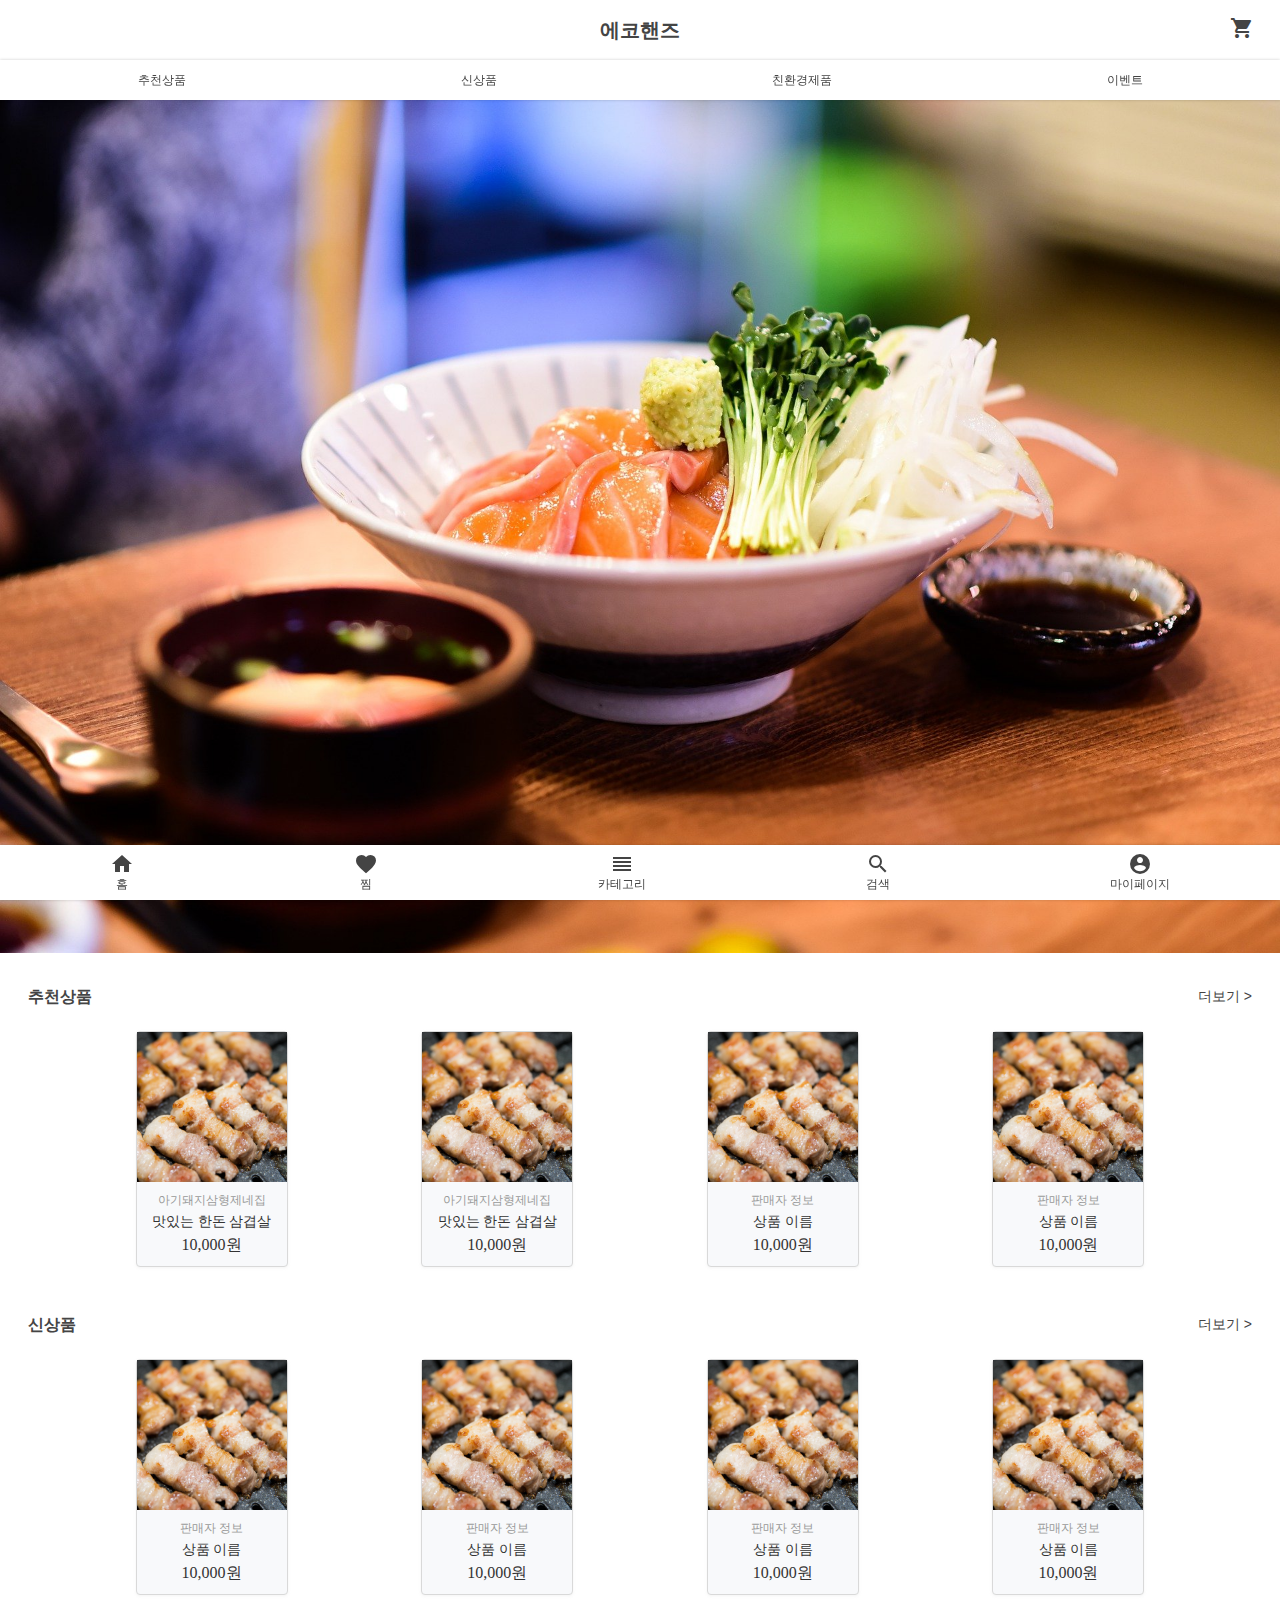
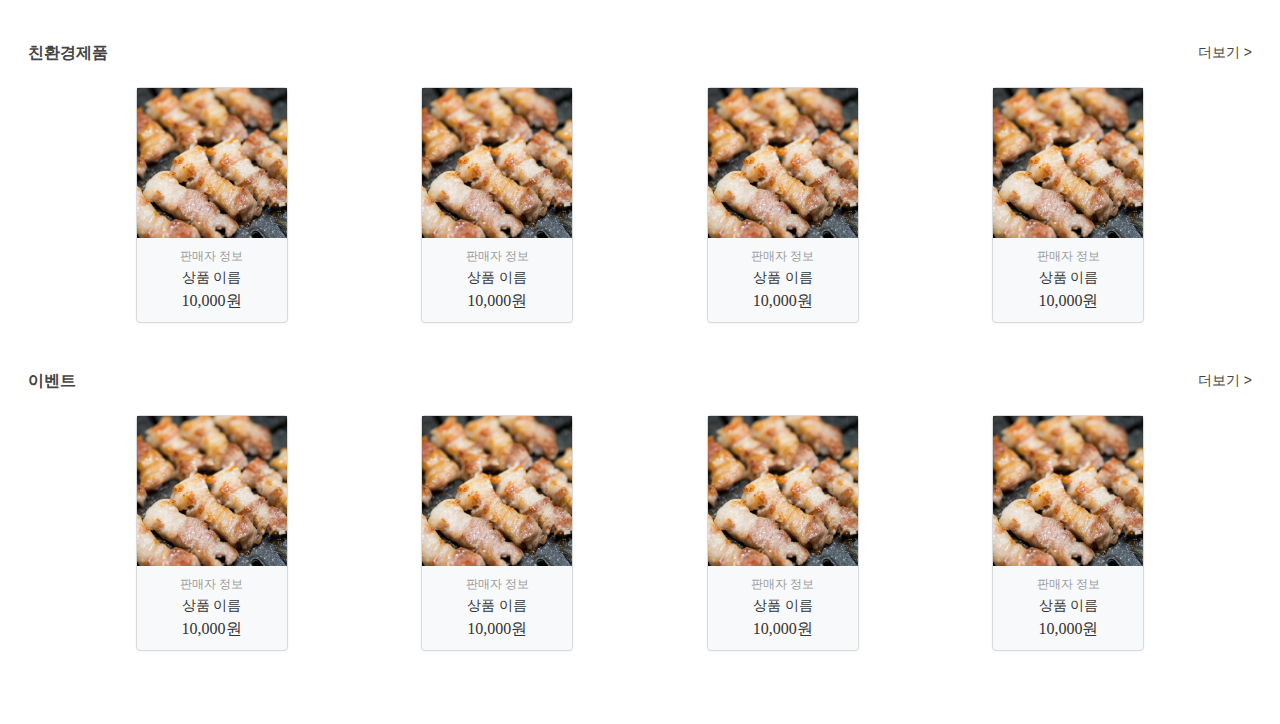
<file: index.html>
<!DOCTYPE html>
<html lang="ko">
<head>
	<meta charset="utf-8">
	<meta name="viewport" content="width=device-width, initial-scale=1.0">
	<title>에코핸즈</title>
	<link href="style.css" rel="stylesheet" type="text/css" />
	<link rel="shortcut icon" href- "/assets/favicon.ico"/>
	<link rel="stylesheet" href="./src/nav.css" />
	<link rel="stylesheet" href="./src/topnav.css" />
	<link rel="stylesheet" href="./src/top.css" />
	<link rel="stylesheet" href="./src/banner.css" />
  <link rel="stylesheet" href="./src/ui_title.css" />
  <link rel="stylesheet" href="./src/img.css" />
	<link rel="stylesheet" href="style.css" />

	<link href="https://fonts.googleapis.com/icon?family=Material+Icons" rel="stylesheet" />
</head>

<body>

	<div class="top">
      <div class="topmain">
        <a href="#" class="top__link">
        <span class="top__text"><!-- 로고나 다른 메뉴 들어갈 시 수정--></span>
        </a>
        <a href="index.html" class="top__link">
          <span class="top__text">에코핸즈</span>
        </a>
        <a href="#" class="cart__link">
          <i class="material-icons nav__icon">shopping_cart</i>
        </a>
      </div>
			
    </div>

  
    <header id="header" class="header">
      <nav class="topnav">
        <a href="top_recommend.html" class="topnav__link">
          <span class="topnav__text">추천상품</span>
        </a>
        <a href="top_new.html" class="topnav__link">
          <span class="topnav__text">신상품</span>
        </a>
        <a href="top_eco.html" class="topnav__link">
          <span class="topnav__text">친환경제품</span>
        </a>
        <a href="top_event.html" class="topnav__link">
          <span class="topnav__text">이벤트</span>
        </a>
      </nav>
  

      <!--모바일용 푸터 GNB(global navigation bar)-->
      <nav class="nav">
        
        <a href="/" class="nav__link">
          <i class="material-icons nav__icon">home</i>
          <span class="nav__text">홈</span>
        </a>
        <a href="/" class="nav__link">
          <i class="material-icons nav__icon">favorite</i>
          <span class="nav__text">찜</span>
        </a>
        <a href="nav_category.html" class="nav__link">
          <i class="material-icons nav__icon">reorder</i>
          <span class="nav__text">카테고리</span>
        </a>
        <a href="/" class="nav__link">
          <i class="material-icons nav__icon">search</i>
          <span class="nav__text">검색</span>
        </a>
        <a href="mypage.html" class="nav__link">
          <i class="material-icons nav__icon">account_circle</i>
          <span class="nav__text">마이페이지</span>
        </a>
      </nav>
      
    </header>
    
    <div id="content" class="content" data-page="main">
      <!-- 메인 -->
      <section id="main_visual">
        <div class="banner">
            <img src="img/banner1.jpg" style="max-width: 100%; height: auto;">
        </div>

        <!-- <fieldset class="ui-control" style="display: block;">
          <nav class="indicator">
            <span class="ui-paging-current">3</span>
            "/17"
          </nav>
        </fieldset> -->
      </section>

      <!--추천상품-->
      <section id="product_recommend">
        <div class="ui_title">
          <a href="#" class="ui_title__txt">
            <span>추천상품</span>
          </a>
          <a href="#" class="ui_title__txtright_more">
              <span>더보기 ></span>
            </a>
        </div>

        <div class="ui_grid_set">

          <div class="ui_grid_item" div style=" cursor: pointer;" onclick="location.href='product_detail.html';">
            <div class="ui_card">
              <div class="ui_card_img">
                
                  <img src="img/product2.jpg"  class="product_in_main_img">
                
              </div>
              <div class="ui_card_info">
                <div class="ui_card_label">아기돼지삼형제네집</div>
                <div class="ui_card_title">맛있는 한돈 삼겹살</div>
                <div class="ui_card_price">10,000원</div>
              </div>
              </div>
          </div>
          <div class="ui_grid_item">
            <div class="ui_card">
              <div class="ui_card_img">
                <a href="#">
                  <img src="img/product2.jpg"  class="product_in_main_img">
                </a>
              </div>
              <div class="ui_card_info">
                <a href="#" class="ui_card_label">아기돼지삼형제네집</a>
                <a href="#" class="ui_card_title">맛있는 한돈 삼겹살</a>
                <a href="#" class="ui_card_price">10,000원</a>
              </div>
              </div>
          </div>

          <div class="ui_grid_item">
            <div class="ui_card">
              <div class="ui_card_img">
                <a href="#">
                  <img src="img/product2.jpg"  class="product_in_main_img">
                </a>
              </div>
              <div class="ui_card_info">
                <a href="#" class="ui_card_label">판매자 정보</a>
                <a href="#" class="ui_card_title">상품 이름</a>
                <a href="#" class="ui_card_price">10,000원</a>
              </div>
              </div>
          </div>

          <div class="ui_grid_item">
            <div class="ui_card">
              <div class="ui_card_img">
                <a href="#">
                  <img src="img/product2.jpg"  class="product_in_main_img">
                </a>
              </div>
              <div class="ui_card_info">
                <a href="#" class="ui_card_label">판매자 정보</a>
                <a href="#" class="ui_card_title">상품 이름</a>
                <a href="#" class="ui_card_price">10,000원</a>
              </div>
              </div>
          </div>

        </div>
        </div>
      </section>

      <!--신상품-->
      <section id="product_new">
        <div class="ui_title">
          <a href="#" class="ui_title__txt">
            <span>신상품</span>
          </a>
          <a href="#" class="ui_title__txtright_more">
              <span>더보기 ></span>
            </a>
        </div>
      <div class="ui_grid_set">
        
        <div class="ui_grid_item">
            <div class="ui_card">
              <div class="ui_card_img">
                <a href="#">
                  <img src="img/product2.jpg"  class="product_in_main_img">
                </a>
              </div>
              <div class="ui_card_info">
                <a href="#" class="ui_card_label">판매자 정보</a>
                <a href="#" class="ui_card_title">상품 이름</a>
                <a href="#" class="ui_card_price">10,000원</a>
              </div>
              </div>
          </div>

          <div class="ui_grid_item">
            <div class="ui_card">
              <div class="ui_card_img">
                <a href="#">
                  <img src="img/product2.jpg"  class="product_in_main_img">
                </a>
              </div>
              <div class="ui_card_info">
                <a href="#" class="ui_card_label">판매자 정보</a>
                <a href="#" class="ui_card_title">상품 이름</a>
                <a href="#" class="ui_card_price">10,000원</a>
              </div>
              </div>
          </div>

          <div class="ui_grid_item">
            <div class="ui_card">
              <div class="ui_card_img">
                <a href="#">
                  <img src="img/product2.jpg"  class="product_in_main_img">
                </a>
              </div>
              <div class="ui_card_info">
                <a href="#" class="ui_card_label">판매자 정보</a>
                <a href="#" class="ui_card_title">상품 이름</a>
                <a href="#" class="ui_card_price">10,000원</a>
              </div>
              </div>
          </div>

          <div class="ui_grid_item">
            <div class="ui_card">
              <div class="ui_card_img">
                <a href="#">
                  <img src="img/product2.jpg"  class="product_in_main_img">
                </a>
              </div>
              <div class="ui_card_info">
                <a href="#" class="ui_card_label">판매자 정보</a>
                <a href="#" class="ui_card_title">상품 이름</a>
                <a href="#" class="ui_card_price">10,000원</a>
              </div>
              </div>
          </div>
      </div>
      </section>

      <!--친환경제품-->
      <section id="product_eco">
        <div class="ui_title">
          <a href="#" class="ui_title__txt">
            <span>친환경제품</span>
          </a>
          <a href="#" class="ui_title__txtright_more">
              <span>더보기 ></span>
            </a>
        </div>
        <div class="ui_grid_set">
        <div class="ui_grid_item">
            <div class="ui_card">
              <div class="ui_card_img">
                <a href="#">
                  <img src="img/product2.jpg"  class="product_in_main_img">
                </a>
              </div>
              <div class="ui_card_info">
                <a href="#" class="ui_card_label">판매자 정보</a>
                <a href="#" class="ui_card_title">상품 이름</a>
                <a href="#" class="ui_card_price">10,000원</a>
              </div>
              </div>
          </div>
          <div class="ui_grid_item">
            <div class="ui_card">
              <div class="ui_card_img">
                <a href="#">
                  <img src="img/product2.jpg"  class="product_in_main_img">
                </a>
              </div>
              <div class="ui_card_info">
                <a href="#" class="ui_card_label">판매자 정보</a>
                <a href="#" class="ui_card_title">상품 이름</a>
                <a href="#" class="ui_card_price">10,000원</a>
              </div>
              </div>
          </div>
          <div class="ui_grid_item">
            <div class="ui_card">
              <div class="ui_card_img">
                <a href="#">
                  <img src="img/product2.jpg"  class="product_in_main_img">
                </a>
              </div>
              <div class="ui_card_info">
                <a href="#" class="ui_card_label">판매자 정보</a>
                <a href="#" class="ui_card_title">상품 이름</a>
                <a href="#" class="ui_card_price">10,000원</a>
              </div>
              </div>
          </div>
          <div class="ui_grid_item">
            <div class="ui_card">
              <div class="ui_card_img">
                <a href="#">
                  <img src="img/product2.jpg"  class="product_in_main_img">
                </a>
              </div>
              <div class="ui_card_info">
                <a href="#" class="ui_card_label">판매자 정보</a>
                <a href="#" class="ui_card_title">상품 이름</a>
                <a href="#" class="ui_card_price">10,000원</a>
              </div>
              </div>
          </div>
        </div>

      </section>

      <!--이벤트-->
      <section id="product_event">
        <div class="ui_title">
          <a href="#" class="ui_title__txt">
            <span>이벤트</span>
          </a>
          <a href="#" class="ui_title__txtright_more">
              <span>더보기 ></span>
            </a>
        </div>

        <div class="ui_grid_set">
        <div class="ui_grid_item">
            <div class="ui_card">
              <div class="ui_card_img">
                <a href="#">
                  <img src="img/product2.jpg"  class="product_in_main_img">
                </a>
              </div>
              <div class="ui_card_info">
                <a href="#" class="ui_card_label">판매자 정보</a>
                <a href="#" class="ui_card_title">상품 이름</a>
                <a href="#" class="ui_card_price">10,000원</a>
              </div>
              </div>
          </div>
          <div class="ui_grid_item">
            <div class="ui_card">
              <div class="ui_card_img">
                <a href="#">
                  <img src="img/product2.jpg"  class="product_in_main_img">
                </a>
              </div>
              <div class="ui_card_info">
                <a href="#" class="ui_card_label">판매자 정보</a>
                <a href="#" class="ui_card_title">상품 이름</a>
                <a href="#" class="ui_card_price">10,000원</a>
              </div>
              </div>
          </div>
          <div class="ui_grid_item">
            <div class="ui_card">
              <div class="ui_card_img">
                <a href="#">
                  <img src="img/product2.jpg"  class="product_in_main_img">
                </a>
              </div>
              <div class="ui_card_info">
                <a href="#" class="ui_card_label">판매자 정보</a>
                <a href="#" class="ui_card_title">상품 이름</a>
                <a href="#" class="ui_card_price">10,000원</a>
              </div>
              </div>
          </div>
          <div class="ui_grid_item">
            <div class="ui_card">
              <div class="ui_card_img">
                <a href="#">
                  <img src="img/product2.jpg"  class="product_in_main_img">
                </a>
              </div>
              <div class="ui_card_info">
                <a href="#" class="ui_card_label">판매자 정보</a>
                <a href="#" class="ui_card_title">상품 이름</a>
                <a href="#" class="ui_card_price">10,000원</a>
              </div>
              </div>
          </div>
        </div>


      </section>

    </div>

  </body>
</html>
</file>
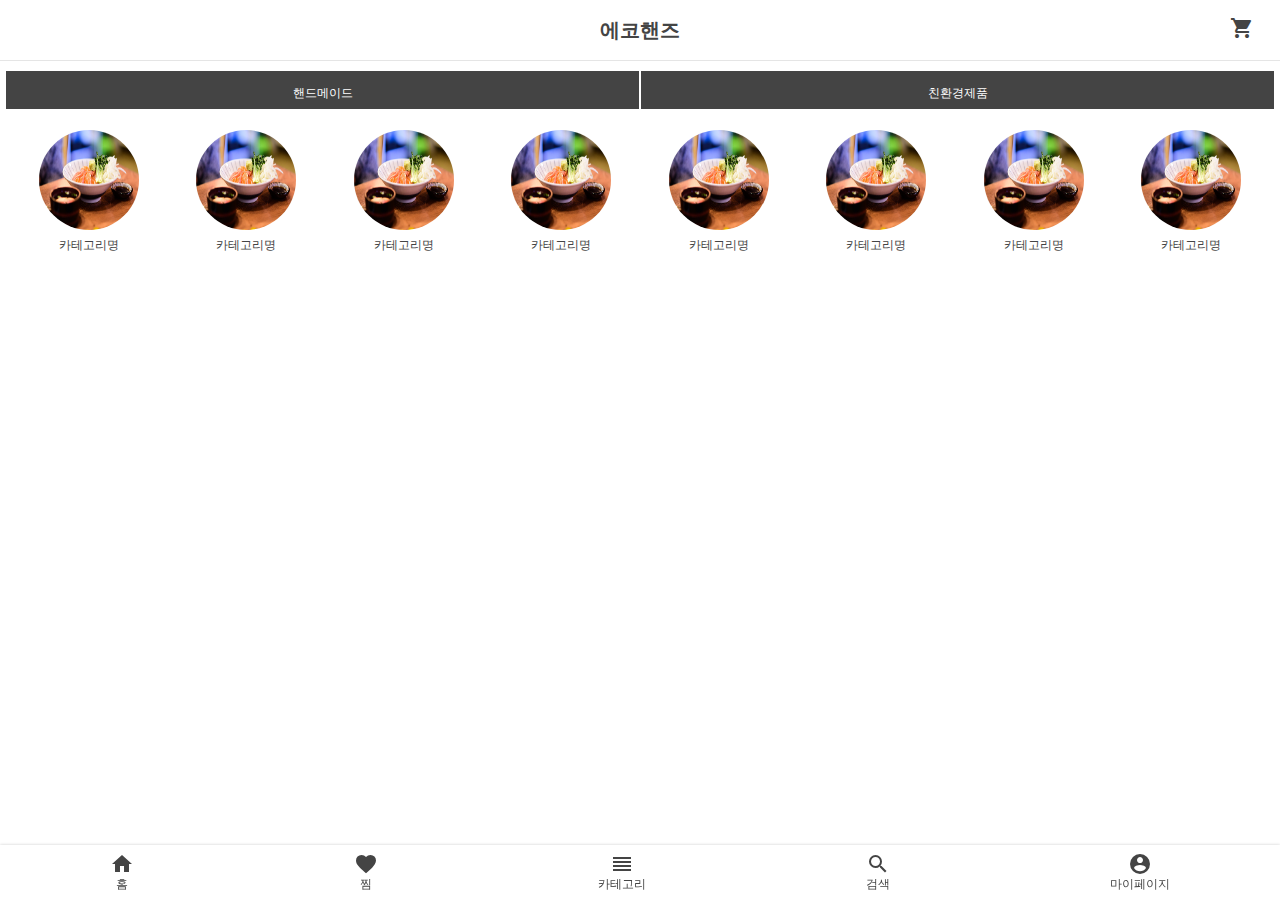
<file: nav_category.html>
<!DOCTYPE html>
<html lang="ko">
<head>
	<meta charset="utf-8">
	<meta name="viewport" content="width=device-width, initial-scale=1.0">
	<title>에코핸즈</title>
	<link href="style.css" rel="stylesheet" type="text/css" />
	<link rel="shortcut icon" href- "/assets/favicon.ico"/>
	<link rel="stylesheet" href="./src/nav.css" />
	<link rel="stylesheet" href="./src/topnav.css" />
	<link rel="stylesheet" href="./src/top.css" />
	<link rel="stylesheet" href="./src/banner.css" />
  <link rel="stylesheet" href="./src/ui_title.css" />
  <link rel="stylesheet" href="./src/img.css" />
  <link rel="stylesheet" href="./src/category.css" />
	<link rel="stylesheet" href="style.css" />

	<link href="https://fonts.googleapis.com/icon?family=Material+Icons" rel="stylesheet" />
</head>

<body>

	<div class="top">
    <div class="topmain">
      <a href="#" class="top__link">
        <span class="top__text"><!-- 로고나 다른 메뉴 들어갈 시 수정--></span>
      </a>
      <a href="index.html" class="top__link">
        <span class="top__text">에코핸즈</span>
      </a>
      <a href="#" class="cart__link">
        <i class="material-icons nav__icon">shopping_cart</i>
      </a>
    </div>
			
  </div>
    

  
    <header id="header" class="header">
      <!-- <nav class="topnav">
        <a href="top_recommend.html" class="topnav__link">
          <span class="topnav__text">추천상품</span>
        </a>
        <a href="top_new.html" class="topnav__link">
          <span class="topnav__text">신상품</span>
        </a>
        <a href="top_eco.html" class="topnav__link">
          <span class="topnav__text">친환경제품</span>
        </a>
        <a href="top_event.html" class="topnav__link">
          <span class="topnav__text">이벤트</span>
        </a>
      </nav> -->

          <!--모바일용 푸터 GNB(global navigation bar)-->
      <nav class="nav">
        
        <a href="/" class="nav__link">
          <i class="material-icons nav__icon">home</i>
          <span class="nav__text">홈</span>
        </a>
        <a href="/" class="nav__link">
          <i class="material-icons nav__icon">favorite</i>
          <span class="nav__text">찜</span>
        </a>
        <a href="/" class="nav__link">
          <i class="material-icons nav__icon">reorder</i>
          <span class="nav__text">카테고리</span>
        </a>
        <a href="/" class="nav__link">
          <i class="material-icons nav__icon">search</i>
          <span class="nav__text">검색</span>
        </a>
        <a href="/" class="nav__link">
          <i class="material-icons nav__icon">account_circle</i>
          <span class="nav__text">마이페이지</span>
        </a>
      </nav>

    </header>



    <div id="category" class="category">
    <!-- 카테고리 -->
      <div class="category-inner">
          <div class="tab_group">
              <a href="#" class="tab_group__tab">핸드메이드</a>
              <a href="#" class="tab_group__tab">친환경제품</a>
        </div>
      </div>
      


    <div class="category-list">

      <div class="category-item">
        <div class="category-item-set">
          <div class="category-img">
            <a href="#">
              <img src="\img\banner1.jpg" height="100px" width="100px">
            <a>
          </div>
          <div class="category-title">
            <a href="#" class="category-text">
            카테고리명
            </a>
          </div>

        </div>
      </div>

      <div class="category-item">
        <div class="category-item-set">
          <div class="category-img">
            <a href="#">
              <img src="\img\banner1.jpg" height="100px" width="100px">
            <a>
          </div>
          <div class="category-title">
            <a href="#" class="category-text">
            카테고리명
            </a>
          </div>

        </div>
      </div>

      <div class="category-item">
        <div class="category-item-set">
          <div class="category-img">
            <a href="#">
              <img src="\img\banner1.jpg" height="100px" width="100px">
            <a>
          </div>
          <div class="category-title">
            <a href="#" class="category-text">
            카테고리명
            </a>
          </div>

        </div>
      </div>

      <div class="category-item">
        <div class="category-item-set">
          <div class="category-img">
            <a href="#">
              <img src="\img\banner1.jpg" height="100px" width="100px">
            <a>
          </div>
          <div class="category-title">
            <a href="#" class="category-text">
            카테고리명
            </a>
          </div>

        </div>
      </div>

      <div class="category-item">
        <div class="category-item-set">
          <div class="category-img">
            <a href="#">
              <img src="\img\banner1.jpg" height="100px" width="100px">
            <a>
          </div>
          <div class="category-title">
            <a href="#" class="category-text">
            카테고리명
            </a>
          </div>

        </div>
      </div>

      <div class="category-item">
        <div class="category-item-set">
          <div class="category-img">
            <a href="#">
              <img src="\img\banner1.jpg" height="100px" width="100px">
            <a>
          </div>
          <div class="category-title">
            <a href="#" class="category-text">
            카테고리명
            </a>
          </div>

        </div>
      </div>

      <div class="category-item">
        <div class="category-item-set">
          <div class="category-img">
            <a href="#">
              <img src="\img\banner1.jpg" height="100px" width="100px">
            <a>
          </div>
          <div class="category-title">
            <a href="#" class="category-text">
            카테고리명
            </a>
          </div>

        </div>
      </div>

      <div class="category-item">
        <div class="category-item-set">
          <div class="category-img">
            <a href="#">
              <img src="\img\banner1.jpg" height="100px" width="100px">
            <a>
          </div>
          <div class="category-title">
            <a href="#" class="category-text">
            카테고리명
            </a>
          </div>

        </div>
      </div>

    </div>

 
  </div>

    
    





  </body>



  
</html>
</file>
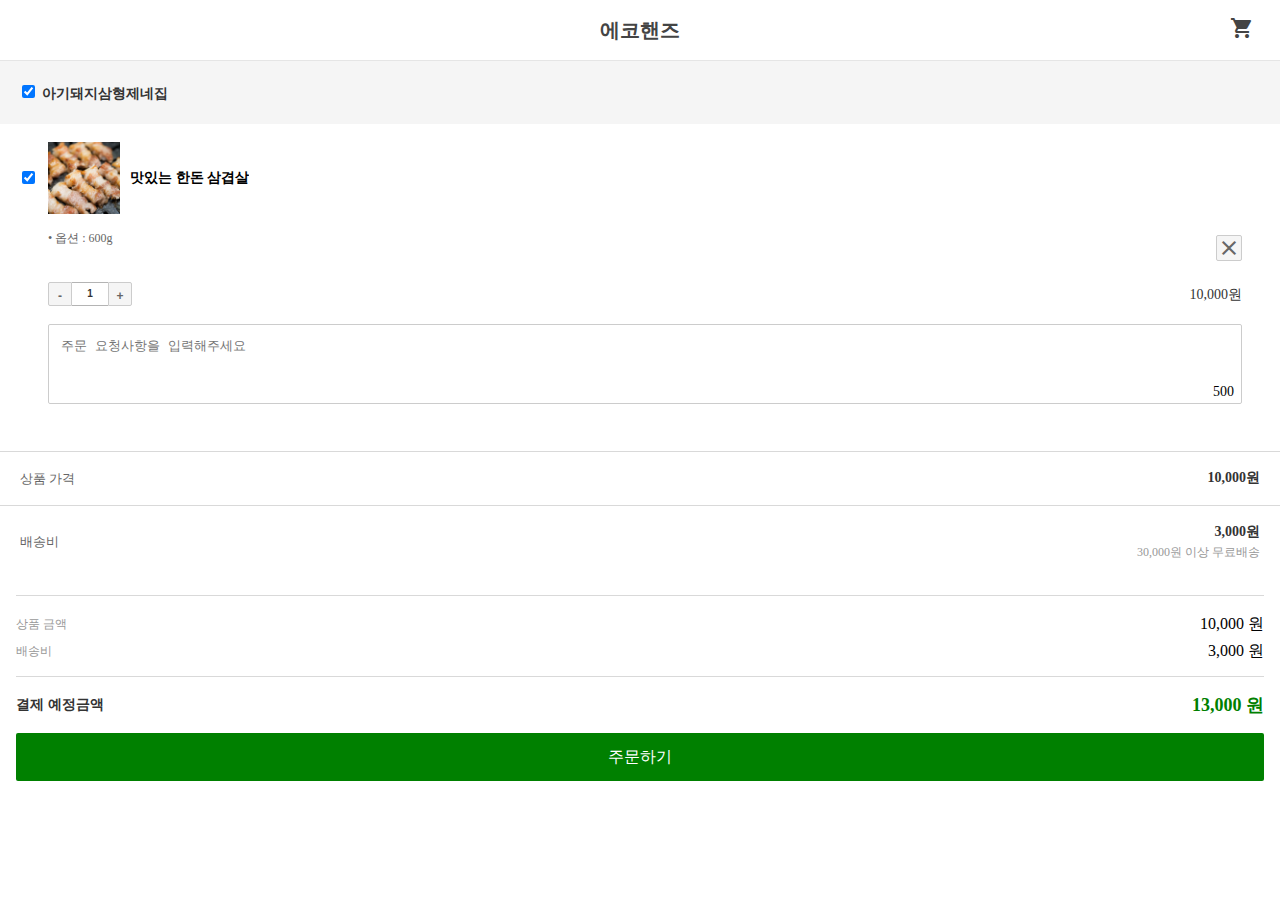
<file: shopping_bag.html>
<!DOCTYPE html>
<html lang="ko">
<head>
	<meta charset="utf-8">
	<meta name="viewport" content="width=device-width, initial-scale=1.0">
	<title>에코핸즈</title>
	<link href="style.css" rel="stylesheet" type="text/css" />
	<link rel="shortcut icon" href- "/assets/favicon.ico"/>
	<link rel="stylesheet" href="./src/shoppingBag.css" />
	<link rel="stylesheet" href="./src/top.css" />

  

	<link href="https://fonts.googleapis.com/icon?family=Material+Icons" rel="stylesheet" />
</head>

<body>
<!-- page 자체 body 시작 -->
	<div class="top">
      <div class="topmain">
        <a href="#" class="top__link">
        <span class="top__text"><!-- 로고나 다른 메뉴 들어갈 시 수정--></span>
        </a>
        <a href="index.html" class="top__link">
          <span class="top__text">에코핸즈</span>
        </a>
        <a href="#" class="cart__link">
          <i class="material-icons nav__icon">shopping_cart</i>
        </a>
      </div>
			
  </div>

  <div id="content" class="content" data-page="shoppingBag">
    <div class="CartBuyNowPage">
      <div class="CartList">
        <div class="CartStoreList">
          <div class="CartStoreItem">
            <div class="CartStoreItem__header">
              <label>
                <input type="checkbox" checked class="UncheckableCheckbox"/>
                <span class="CartStoreItem__title">아기돼지삼형제네집</span>
              </label>
            <!-- CartStoreItem_header div -->  
            </div>
            <section class="CartStoreItem__ItemList">
              <ul>
                <div class="CartProductList">
                  <div class="CartProductListItem">
                    <div class="CartProductListItem__productInfo">
                      <input type="checkbox" checked/>
                      <img src="\img\product2.jpg" class="CartProductListItem__productImg" height="72px" width="72px"/>
                      <a href="#" class="CartProductListItem__productName">맛있는 한돈 삼겹살</a>
                    </div>

                    <div class="CartProductListItem__optionInfo">
                      <div class="CartOptionList">
                        <div class="CartOptionListItem">

                          <div class="CartOptionListItem__splitLeft">
                            <em class="CartOptionListItem__optionText">  • 옵션 : 600g </em>
                            <div class="CartOptionListItem__counter">
                              <label for="numberCount" class="NumberCounter">
                                <button type="button" data-type="decrement" class="NumberCounter__button">-</button>
                                <input name="numberCount" type="text" class="NumberCounter__input" value="1" data-status-value="1" min="1" max="999" autocomplete="off" data-action="change_count">
                                <button type="button" data-type="increment" class="NumberCounter__button">+</button>
                              </label>
                            </div>
                          </div>

                          <div class="CartOptionListItem__splitRight">
                            <div class="CartOptionListItem__deleteButtonGroup">
                              <button class="CartOptionListItem__deleteButton">
                                <i class="material-icons">close</i>
                              </button>
                            </div>
                            <em class="CartOptionListItem__totalPrice">10,000원</em>
                          </div>
                          </div>
                          <div>
                          <div class="CartProductOrderMessage">
                            <div class="CommonTextEditor">
                              <textarea maxlength="500" placeholder="주문 요청사항을 입력해주세요" class="CommonTextEditor__textarea"></textarea>
                              <em class="CommonTextEditor__maxLength">500</em>
                            </div>
                          </div>
                          </div>
                      </div>
                    </div>
                  </div> 
                </div> 
              </ul>
            <!-- CartStoreItem__ItemList section -->
            </section>

            <section class="CartStoreItem__section">
              <div class="CartStoreItem__label">상품 가격</div>
              <em class="CartStoreItem__price">10,000원</em>
            </section>

            <section class="CartStoreItem__section">
              <div class="CartStoreItem__label">배송비</div>
              <div class="CartStoreItem__price">
                <div class="ShippingPrice">
                  <em class="ShippingPrice__price">3,000원</em>
                  <div class="ShippingPrice__free">30,000원 이상 무료배송</div>
                </div>
              </div>
            </section>
          <!-- CartStoreItem div -->
          </div>
        <!-- CartStoreList div -->
        </div>

        <div class="CartList__sticky" sticky-side="bottom" style="position: static; top: auto; bottom: auto; left: auto; width: auto; z-index: 1;">
          <div class="CartCheckout">
            <div class="CartCheckoutMobile">
              <div class="CartCheckoutMobile__detail">
                <div class="CartCheckoutMobile__detail__group">
                  <div class="CartCheckoutMobile__detail__label">
                    <span>상품 금액</span>
                  </div>
                  <div class="CartCheckoutMobile__detail__price">
                    <span>10,000</span>
                    <span class="CartCheckoutMobile__priceUnit">원</span>
                  </div>
                </div>

                <div class="CartCheckoutMobile__detail__group">
                  <div class="CartCheckoutMobile__detail__label">
                    <span>배송비</span>
                  </div>
                  <div class="CartCheckoutMobile__detail__price">
                    <span>3,000</span>
                    <span class="CartCheckoutMobile__priceUnit">원</span>
                  </div>
                </div>
              </div>
              <div class="CartCheckoutMobile__result">
                <div class="CartCheckoutMobile__result__label">
                  <span>결제 예정금액</span>
                </div>
                <div class="CartCheckoutMobile__result__price">
                  <span>13,000</span>
                  <span class="CartCheckoutMobile__priceUnit">원</span>
                </div>

              </div>
            </div>

          </div>
          <div class="CartBuyNowPage__bottom">
            <button class="CartBuyNowPage__orderButton">주문하기</button>
          </div> 
        </div>
      <!-- CartList div -->
      </div>
    
    <!-- CartBuyNowPage div -->
    </div> 
  
  <!-- content div-->
  </div>

  
   
  <!-- page 자체 body 끝 -->
  </body>

  
  
</html>
</file>
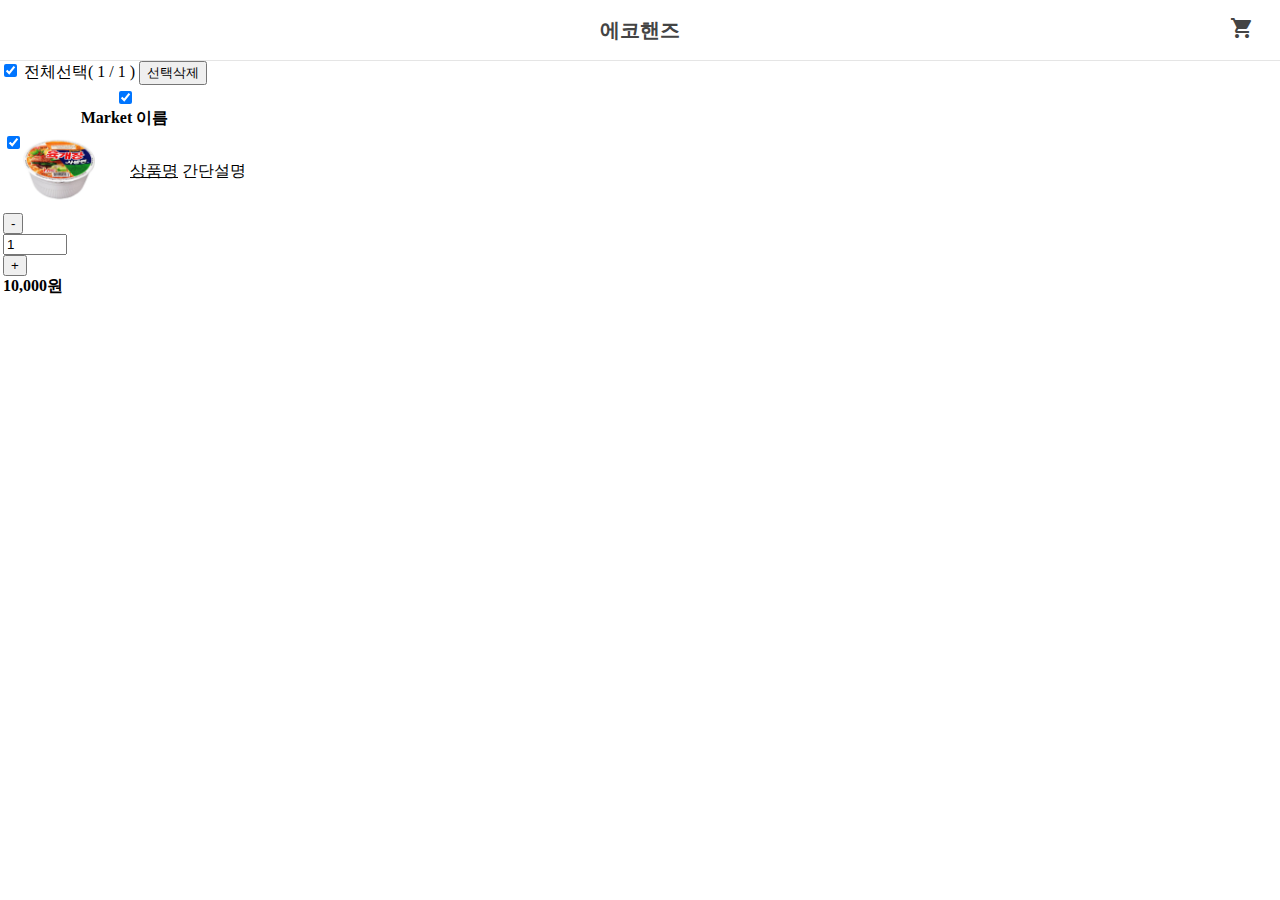
<file: shopping_bag2.html>
<!DOCTYPE html>
<html lang="ko">
<head>
	<meta charset="utf-8">
	<meta name="viewport" content="width=device-width, initial-scale=1.0">
	<title>에코핸즈</title>
	<link href="style.css" rel="stylesheet" type="text/css" />
	<link rel="shortcut icon" href- "/assets/favicon.ico"/>
	<link rel="stylesheet" href="./src/shoppingBag.css" />
	<link rel="stylesheet" href="./src/top.css" />

  

	<link href="https://fonts.googleapis.com/icon?family=Material+Icons" rel="stylesheet" />
</head>

<body>
<!-- page 자체 body 시작 -->
	<div class="top">
      <div class="topmain">
        <a href="#" class="top__link">
        <span class="top__text"><!-- 로고나 다른 메뉴 들어갈 시 수정--></span>
        </a>
        <a href="index.html" class="top__link">
          <span class="top__text">에코핸즈</span>
        </a>
        <a href="#" class="cart__link">
          <i class="material-icons nav__icon">shopping_cart</i>
        </a>
      </div>
			
  </div>

  <div id="content" class="content">

    

      <form class="cart-form">
        <!-- 아이디어스에서는 data-ui sticky임 -->
        <div class="scroll-detector-check-all">
          <!-- 아이디어스에서는 모바일만 보여지는듯함-->
          <div class="check-control--mobile-top">
            <!--전체선택 체크박스와 라벨 부분-->
            <label>
              <input class="bp" type="checkbox" data-ui="check-all" checked>
              </input>
              <span>
                전체선택(
                <em data-ui="check-all-count">1</em>
                /
                <em class="check-count-total">1</em>
                )
              </span>
            </label>
            
            <!--선택삭제 버튼 부분-->
            <button class="ui_btn--mini right" type="button">선택삭제</button>
          <!-- check-control--mobile-top -->
          </div>
        <!-- scroll-detector-check-all -->
        </div>

        <div id="inner-w800">
          <table class="cartCard" data-ui="cart-card" data-ui-type="cart">
            <!-- <caption class="hidden">마켓 이름</caption> --><!--왜 hidden?-->
            <colgroup>
              <col width="125px">
              <col width="*">
            </colgroup>

            <thead>
              <tr>
                <th class="cart-card-head" colspan="2">
                  <div>
                    <!--hidden 용도 발견시 그 때 추가-->
                    <label>
                      <input class="bp" data-ui="check-linked" type="checkbox" checked>
                      </input>  
                      <div class="txt-group">                    
                          <b class="bold">Market 이름</b>
                      </div>
                    </label>
                  </div>
                </th>
              </tr>
            </thead>

            <tbody>
              <tr class="list-item">
                <td class="area-img" width="125">
                  <input class="bp" style="float: left;" data-ui"check-linked" type="checkbox" checked></input>
                  <div class="img-bg" style="float: left;">
                    <img src="\img\product.jpg" height="72px" width="72px">
                  </div>
                </td>
                <td class="area-txt">
                  <div class="txt-group">
                    <a class="bold" href="#">상품명</a>
                    <em class="light">간단설명</em>
                  </div>
                </td>
              </tr>

              <tr>
                <td colspan="2" class="flexible">
                  <ul class="list-options">
                    <li data-option-status="1" data-state>
                      <div class="table-layout">
                        <div class="split">
                          <span class="option-txt"></span>
                          <div class="input-number" data-ui="input-number" data-state>
                            <button type="button" data-type="decrement">-</button>
                            <div class="input-area">
                              <input class="prd-count" type="number" value="1" min="1" max="999" autocomplete="off" data-status="1" data-status-value="1" data-action="change_count">
                            </div>
                            <button type="button" data-type="increment">+</button>
                          </div>
                        </div>

                        <div class="split-right">
                          <strong>
                            <em class="cost-text">10,000원</em>
                          </strong>                        
                        </div>
                      </div>
                    </li>
                  </ul>
              </tr>
            </tbody>
          <!-- cartCard div -->
          </table>

        <!-- inner-w800 div-->
        </div>



      <!-- cart-form div-->
      </form>


    <!-- content div-->
  </div>

  
   
<!-- page 자체 body 끝 -->
  </body>

  
  
</html>
</file>
<file: style.css>
html, body {
  overflow-x: hidden;
}
body {
  position: relative;
  
}

/* 여기서부턴 추천상품 눌렀을 때 화면 css*/
/* 세부카테고리 들어갔을 때 상단 부분 <추천상품 */
.top_ui_category{
  margin-top: 80px;
  margin-left: 20px;
  width: inherit;
  height: auto; 
  font-weight:bold;
  font-size: 15px;

  
}

.top_ui_category_text{ 
  font-family: sans-serif;
  text-decoration: none;
  -webkit-tap-highlight-color: transparent;
  color: #444444;
}

/* 제품리스트 부분*/
.product_lists{
    display:flex;
  flex-wrap:wrap;
  /* overflow-y:scroll; */
  justify-content: space-around;
}

.ui_product_group{
  margin-left: 20px;
  font-family: sans-serif;
  text-decoration: none;

}

.ui_product_group_img{
  margin-top: 10px;
  width: 150px;
  height: 150px;
  border: 0.5px solid #d9d9d9;
}

.ui_product_group_text{
  font-family: sans-serif;
  text-decoration: none;
  margin-top: 5px;
  
}

.ui_product_group_text_seller{
  color: #444444;
  font-size: 12px;
  margin-top: 3px;
}

.ui_product_group_text_pname{
  color: #444444;
  font-size: 14px;
  font-weight:bold;
  margin-top: 3px;
}

.ui_product_group_text_price{
  color: #444444;
  font-size: 14px;
  font-weight:bold;
  margin-top: 3px;

  
}

.ui_product_group_text_review{
  color: #444444;
  font-size: 11px;
  margin-top: 3px;

}
</file>
<file: src/nav.css>
body {
  margin: 0 0 55px 0;
  

}



.nav{
  position: fixed;
  z-index:1;
  bottom: 0;
  width: 100%;
  height: 55px;
  box-shadow: 0 0 3px rgba(0, 0, 0, 0.2);
  background-color: #ffffff;
  display: flex;
  overflow-x:auto;
}

.nav__link{
  display: flex;
  flex-direction: column;
  align-items: center;
  justify-content: center;
  flex-grow: 1;
  min-width: 50px;
  overflow: hidden;
  white-space: nowrap;
  font-family: sans-serif;
  font-size: 12px;
  color: #444444;
  text-decoration: none;
  -webkit-tap-highlight-color: transparent;
  transition: background-color 0.1s ease-in-out;
}

.nav__link:hover {
  background-color: #eeeeee;
}

.nav__link--active {
  color: #009578;


}

.nav__link__zzim{
  display: flex;
  flex-direction: column;
  align-items: center;
  justify-content: center;
  flex-grow: 1;
  min-width: 50px;
  overflow: hidden;
  white-space: nowrap;
  font-family: sans-serif;
  font-size: 12px;
  color: #444444;
  text-decoration: none;
  -webkit-tap-highlight-color: transparent;
  transition: background-color 0.1s ease-in-out;
}

.nav__link__zzim:hover {
  background-color: #eeeeee;
}

.nav__link__zzim--active {
  color: red;

}


/* 상세페이지 내 구매하기 버튼*/
.nav__link__buy{
  padding: 5px;
  display: flex;
  flex-direction: column;
  align-items: center;
  justify-content: center;
  flex-grow: 2;
  min-width: 50px;
  overflow: hidden;
  white-space: nowrap;
  font-family: sans-serif;
  font-size: 12px;
  color: #ffffff;
  background-color: #444444;
  text-decoration: none;
  -webkit-tap-highlight-color: transparent;
  transition: background-color 0.1s ease-in-out;
}

.nav__link__buy:hover {
  background-color: #eeeeee;
  color:#444444;
}

.nav__link__buy--active {
  color: #009578;


}

.nav__text__buy{
  font-size: 20px;

}


.nav__icon {
  font-size: 18px;
}
.nav_buy{
    position: fixed;
  bottom: 0;
  width: 100%;
  height: 55px;
  box-shadow: 0 0 3px rgba(0, 0, 0, 0.2);
  background-color: #ffffff;
  display: flex;
  overflow-x:auto;
}

.nav_buy:hover {
  background-color: #eeeeee;
}

.nav_buy--active {
  color: #009578;


}

.zzim{

}

.buy{

}

.qna{

}
</file>
<file: src/topnav.css>
.topnav{
  
  margin: 60px 0 0 0;
  position: fixed;
  z-index:1;
  width:100%;
  height: 40px;
  box-shadow: 0 0 3px rgba(0, 0, 0, 0.2);
  background-color: #ffffff;
  display: flex;
  overflow-x:auto;

  
}

.topnav__link {
  display: flex;
  flex-direction: column;
  align-items: center;
  justify-content: center;
  flex-grow: 1;
  min-width: 50px;
  overflow: hidden;
  white-space: nowrap;
  font-family: sans-serif;
  font-size: 12px;
  color: #444444;
  text-decoration: none;
  -webkit-tap-highlight-color: transparent;
  transition: background-color 0.1s ease-in-out;
}

.topnav__link:hover{
  background: #eeeeee;
}
</file>
<file: src/top.css>
.top {
  position: fixed;
  z-index: 1;
  width: 100%;
  border-bottom-width: 0.5px;
  border-bottom-color: rgba(0, 0, 0, 0.1);
  border-bottom-style: solid;
  
  /* 로고, 장바구니 전체 부분 */

}

.topmain{
  display: flex;
  overflow: hidden;
  height: 60px;
  flex-flow: row nowrap;
  justify-content: space-between;
  align-items : center;
  background-color: #ffffff;
  overflow-x:auto;
  
  
}

.top__link {
  min-width: 50px;
  overflow: hidden;
  white-space: nowrap;
  font-family: sans-serif;
  font-size: 20px;
  font-weight: bold;
  color: #444444;
  text-decoration: none;
  -webkit-tap-highlight-color: transparent;
  transition: background-color 0.1s ease-in-out;
}

.cart__link {
  min-width: 50px;
  overflow: hidden;
  white-space: nowrap;
  font-family: sans-serif;
  font-size: 18px;
  color: #444444;
  text-decoration: none;
  -webkit-tap-highlight-color: transparent;
  transition: background-color 0.1s ease-in-out;
}
</file>
<file: src/banner.css>
.banner {
  overflow: auto;
  margin-top: 100px;
  
}

.banner figure {
  
  position: relative;
  display: flex;
  margin:0;
  left:0;
  animation: 20s slider infinite;

}
</file>
<file: src/ui_title.css>
.ui_title {
  display: flex;
  /* overflow: scroll; */
  padding: 0px 4px 4px;
  margin: 20px 24px 0px;
  height: 40px;
  flex-flow: row nowrap;
  justify-content: space-between;
  align-items : center;
  background-color: #ffffff;
  overflow-x:auto;
}

.ui_title__txt {
  min-width: 50px;
  /* overflow: scroll; */
  white-space: nowrap;
  font-family: sans-serif;
  font-size: 16px;
  font-weight: bold;
  color: #444444;
  text-decoration: none;
  -webkit-tap-highlight-color: transparent;
  transition: background-color 0.1s ease-in-out;
}

.ui_title__txtright_more {
  min-width: 50px;
  /* overflow: scroll; */
  white-space: nowrap;
  font-family: sans-serif;
  font-size: 14px;
  color: #444444;
  text-decoration: none;
  -webkit-tap-highlight-color: transparent;
  transition: background-color 0.1s ease-in-out;
}
</file>
<file: src/img.css>
.product_in_main {
  overflow: auto;
  padding: 0px 4px 4px;
  margin: 0px 24px 0px;
  width: inherit;
  max-width: 100%;
  height: auto;

  

  
}
.ui_grid_set{
  margin-right: 12px;
  margin-left: 12px;

  
  /* align-items:stretch; */
  /* flex-direction: row; */
  display:flex;
  flex-wrap:wrap;
  /* overflow-y:scroll; */
  justify-content: space-evenly;
}

.ui_grid_item {
  text-align:center;
  /* overflow: auto; */
  margin-top: 10px;
  width: 150px; 
  height: auto;
  /* padding: 2px 2px 2px 2px; */
  position: static;
  border: 1px solid #d9d9d9;
  border-radius: 4px;
  /* display: inline-flex; */
  margin-inline-end: 10px;
  margin-inline-start: 10px;
  max-width: 200%;
  margin-bottom: 18px;
  box-shadow: 0 1px 3px 0 hsl(0deg 0% 86% / 30%);
  background-color: #f8f9fb;
  /* justify-content: space-between; */




  
}
/* 
제품상세페이지 안 메인 사진 */
.main_img{
  overflow: auto;
  margin-top: 61px;
  
}


.ui_card_img img{
  display: block;
  width:150px;
  height: auto;
  object-fit:cover;
  /* border: 1px solid #d9d9d9; */
  /* background-color: #000; */
  /* border: 0.1px solid gray; */
  /* background-size: cover;
  background-repeat:no-repeat;
  background-position:50%;
  transition: transform .5s ease-in-out; */

}
.ui_card_img img:hover{
  opacity: 0.8;
}

.ui_card_info{
  padding: 8px 10px;
  display:inline-flex;
  flex-direction: column;

}

.ui_card_label{
  text-decoration: none;
  color: #999999;
  font-size: 12px;
  margin: 2px 4px 2px 4px;

}

.ui_card_title{
  text-decoration: none;
  font-size: 14px;
  color: #333333;
  margin: 2px 4px 2px 4px;

}

.ui_card_price{
  /* overflow: auto; */
  text-decoration: none;
  color: #333333;
  margin: 2px 4px 2px 4px;
}
</file>
<file: src/category.css>
.category-inner{
  margin-top: 70px;
  width: 100%;

}
.tab_group {
  
  background: #f5f5f5;
  display: flex;
  vertical-align: middle;
  height: 40px;
  margin-right: 5px;
  margin-left: 5px;

}

.tab_group__tab{
  background: #444444;
  border: 1px solid #ffffff;
  color: #fff;
  text-align: center;
  padding: 14px;

  width: 50%;
  font-size: 12px;
  font-family: sans-serif;
  

  
  font-weight: normal;
    text-decoration: none;
  

}

.category-list{
  margin-top: 10px;
  margin-inline-end:10px;
  margin-inline-start: 10px;
  max-width: 100%;
  display:flex;
  flex-wrap:wrap;
  /* overflow-y:scroll; */
  justify-content: space-around;
  
}

/* width, height 조절시 radius 정도가 안맞는 오류가 발생 */
.category-item{
    width: 100px;
    height: auto; 
    text-align: center;
    margin: 10px;

}

.category-img{
    width: 100px;
    height: 100px; 
    border-radius: 70%;
    overflow: hidden;
    margin-bottom: 5px;
    /* border: 0.5px solid #444444; */
    
}

.category-img:hover{
  opacity: 0.8;
}
.category-text{
  width: 100px;
  height: auto; 
  text-decoration: none;
  font-weight: normal;
  font-size: 12px;
  color: #444444;
  
  
  white-space: nowrap;
  font-family: sans-serif;


  -webkit-tap-highlight-color: transparent;
  transition: background-color 0.1s ease-in-out;
  
}
/* .box {
    width: 150px;
    height: 150px; 
    border-radius: 70%;
    overflow: hidden;
}
.profile {
    width: 100%;
    height: 100%;
    object-fit: cover;
} */

/* .product_in_main {
  overflow: auto;
  padding: 0px 4px 4px;
  margin: 10px 24px 0px;

  
}

.product_in_main_img {

  width: 130px; 
  height: auto;
  padding: 2px 2px 2px 2px;
  position: static;
  border: 0.5px solid gray;
  display: inline-block;
  margin-inline-end: 10px;
  margin-inline-start: 10px;
  max-width: 100%;
  
} */
</file>
<file: src/shoppingBag.css>
* {
  color:inherit;
  box-sizing: border-box;
}

.content {
  overflow: auto;
  margin-top: 61px;
}

div {
  display: block;
}

body, div, span, label, em, a, ul, table {
  margin: 0;
  border: 0;
  padding: 0;
  font: inherit;
  vertical-align: baseline;
}

.CartStoreItem__header {
  padding: 21px 18px;
  background-color: #f5f5f5;
}

.CartStoreItem__title {
  display: inline-block;
  color: #333333;
  font-weight: bold;
  font-size: 14px;
  line-height: 1.2;
}

.CartStoreItem__ItemList {
  padding: 18px;
}

.CartProductListItem__productInfo {
  display: flex;
  align-items: center;
}

.CartProductListItem__productImg {
  margin-left: 10px;
}

.CartProductListItem__productName {
  margin-left: 10px;
  text-decoration: none; 
  font-size: 14px;
  font-weight: bold;
  overflow: hidden;
  text-overflow: ellipsis;
  max-height: 42px;
}

.CartProductListItem__optionInfo {
  padding: 0 20px 14px 30px;
}

.CartOptionList {
  margin-bottom: 12px;
}

.CartOptionListItem {
  display: table;
  width: 100%;
  padding: 16px 0 18px 0;
}

.CartOptionListItem__splitLeft {
  display: table-cell;
  width: 75%;
}

.CartOptionListItem__optionText {
  display: inline-block;
  vertical-align: middle;
  width:75%;
  min-height: 36px;
  font-size: 12px;
  color: #666666;
}

.CartOptionListItem__counter {
  display: block;
  margin-top:16px;
}

.NumberCounter {
  display: inline-block;
  vertical-align: middle;
  font-size: 0;
}

.NumberCounter__button:first-child {
  border-top-left-radius: 2px;
  border-bottom-left-radius: 2px;
}

.NumberCounter__button:last-child {
  border-top-right-radius: 2px;
  border-bottom-right-radius: 2px;
}

.NumberCounter__button {
  border: 1px solid #ccc;
  color: #666666;
  background-color: #f5f5f5;
  display: inline-block;
  font-size: 12px;
  width:24px;
  height: 24px;
  line-height: 24px;
  vertical-align: middle;
  font-weight: bold;
}

.NumberCounter__input {
  display: inline-block;
  vertical-align: middle;
  font-size: 10px;
  margin: 0;
  padding: 0;
  border-radius: 0;
  border: 0 none;
  border-top: 1px solid #b4b4b4;
  border-bottom: 1px solid #b4b4b4;
  width: 36px;
  text-align: center;
  line-height: 22px;
  height: 24px;
  color: #333333;
  font-weight: bold;
}

.CartOptionListItem__splitRight {
  display: table-cell;
  text-align: right;
  width: 25%;
  min-width: 80px;
}

.CartOptionListItem__totalPrice {
  font-size: 14px;
  color: #333333;
  display: inline-block;
  margin-top: 25px;
}


.CartOptionListItem__deleteButton {
  border-top-left-radius: 2px;
  border-bottom-left-radius: 2px;
  border-top-right-radius: 2px;
  border-bottom-right-radius: 2px;
  border: 1px solid #ccc;
  color: #666666;
  background-color: #f5f5f5;
  display: inline-block;
  font-size: 12px;
  width:26px;
  height: 26px;
  line-height: 26px;
  padding: 0;
  vertical-align: middle;
  font-weight: bold;
}

.CartProductOrderMessage {
  width: 100%;
  display: inline-block;
  vertical-align: middle;
}

.CommonTextEditor {
  display: inline-block;
  width: 100%;
  height: 80px;
  overflow: hidden;
  position: relative;
}

.CommonTextEditor__textarea {
  width: 100%;
  height: 100%;
  padding: 12px 30px 12px 12px;
  border-radius: 2px;
  resize: none;
  line-height: 1.33;
  border: 1px solid #ccc;
}

.CommonTextEditor__maxLength {
  position: absolute;
  bottom: 4px;
  right: 8px;
  font-size: 14px;
}

.CartStoreItem__section {
  padding: 18px 20px;
  display: flex;
  justify-content: space-between;
  align-items: center;
  border-top: 1px solid #d9d9d9;
  margin-top:-1px;
}

.CartStoreItem__label {
  display: inline-block;
  vertical-align: middle;
  color: #666666;
  font-size:13px;
}

.CartStoreItem__price {
  color: #333333;
  font-size:14px;
  line-height: 1.2;
  font-weight: bold;
}

.ShippingPrice {
  text-align: right;
}

.ShippingPrice__price {
  color: #333333;
  font-size: 14px;
  line-height: 1.2;
  font-weight: bold;
}

.ShippingPrice__free {
  margin-top: 2px;
  font-size: 12px;
  font-weight: normal;
  color: #999999;
  line-height: 1.5;
}

.CartList__sticky {
  background-color: rgba(255,255,255,0.9);
}

.CartCheckout {
  background-color: #ffffff;
}

.CartCheckoutMobile {
  padding: 16px 16px 0 16px;
}

.CartCheckoutMobile__detail {
  padding: 18px 0 8px 0;
  border-top: 1px solid #d9d9d9;
  border-bottom: 1px solid #d9d9d9;
}

.CartCheckoutMobile__detail__group {
  display: flex;
  justify-content: center;
  align-items: center;
  padding-bottom: 6px;
}

.CartCheckoutMobile__detail__label {
  display: inline-block;
  flex: 1;
  font-size: 12px;
  color: #999999;
}

.CartCheckoutMobile__result {
  display: flex;
  justify-content: center;
  align-items: center;
  padding-top: 16px;
}

.CartCheckoutMobile__result__label {
  display: inline-block;
  flex: 1;
  font-size: 14px;
  font-weight: bold;
  color: #333333;
}

.CartCheckoutMobile__result__price {
  display: inline-block;
  flex: 1;
  font-size: 18px;
  font-weight: bold;
  text-align: right;
  color: green;
}

.CartBuyNowPage__bottom {
  padding: 16px;
}

.CartBuyNowPage__orderButton {
  width: 100%;
  background: green;
  border: 1px solid transparent;
  color: #ffffff;
  font-size: 16px;
  line-height: 46px;
  padding: 0 24px;
  display: inline-block;
  border-radius: 2px;
  box-shadow: 0 1px 3px 0 rgb(220, 220, 220 / 30%);
  box-sizing: border-box;
  cursor: pointer;
  font-weight: 400;
  text-align: center;
  text-decoration: none;
  transition: border-color 0.2s cubic-bezier(0.075, 0.82, 0.165, 1);
  vertical-align: middle;
}
</file>
